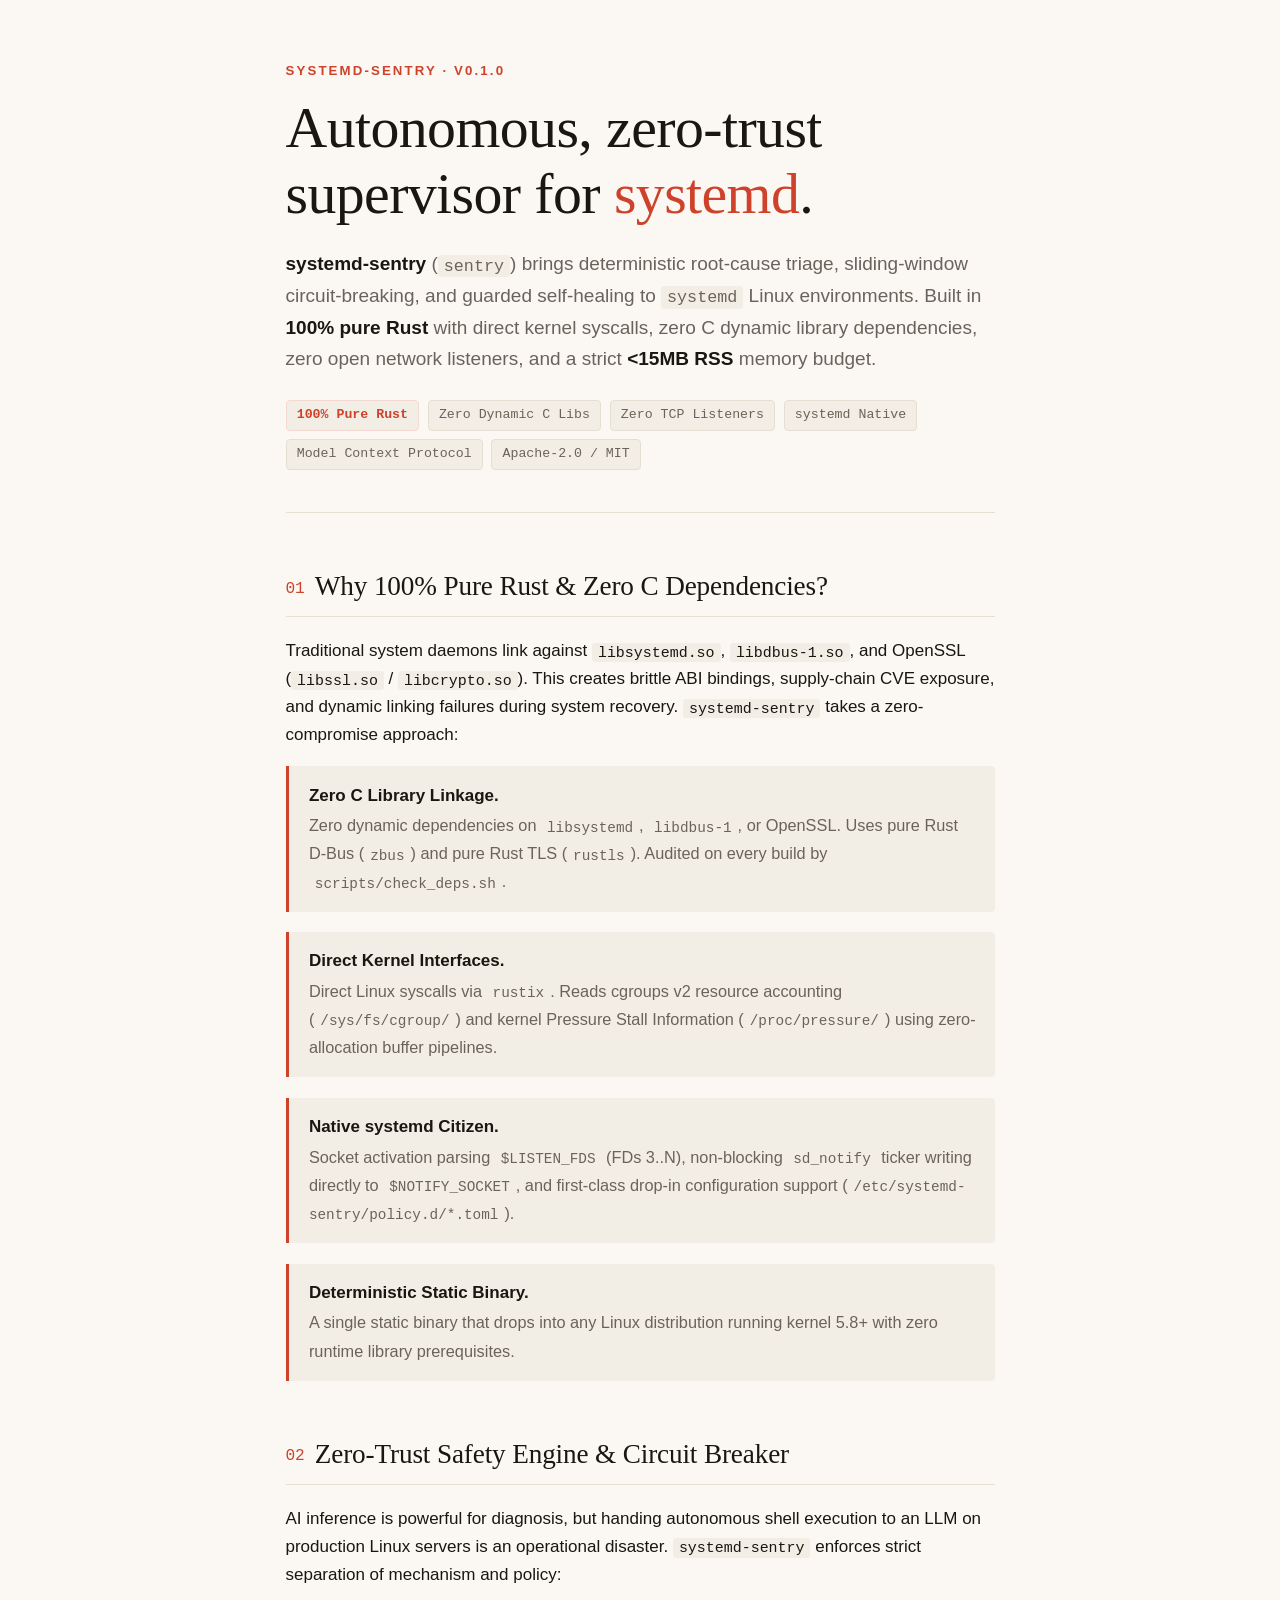
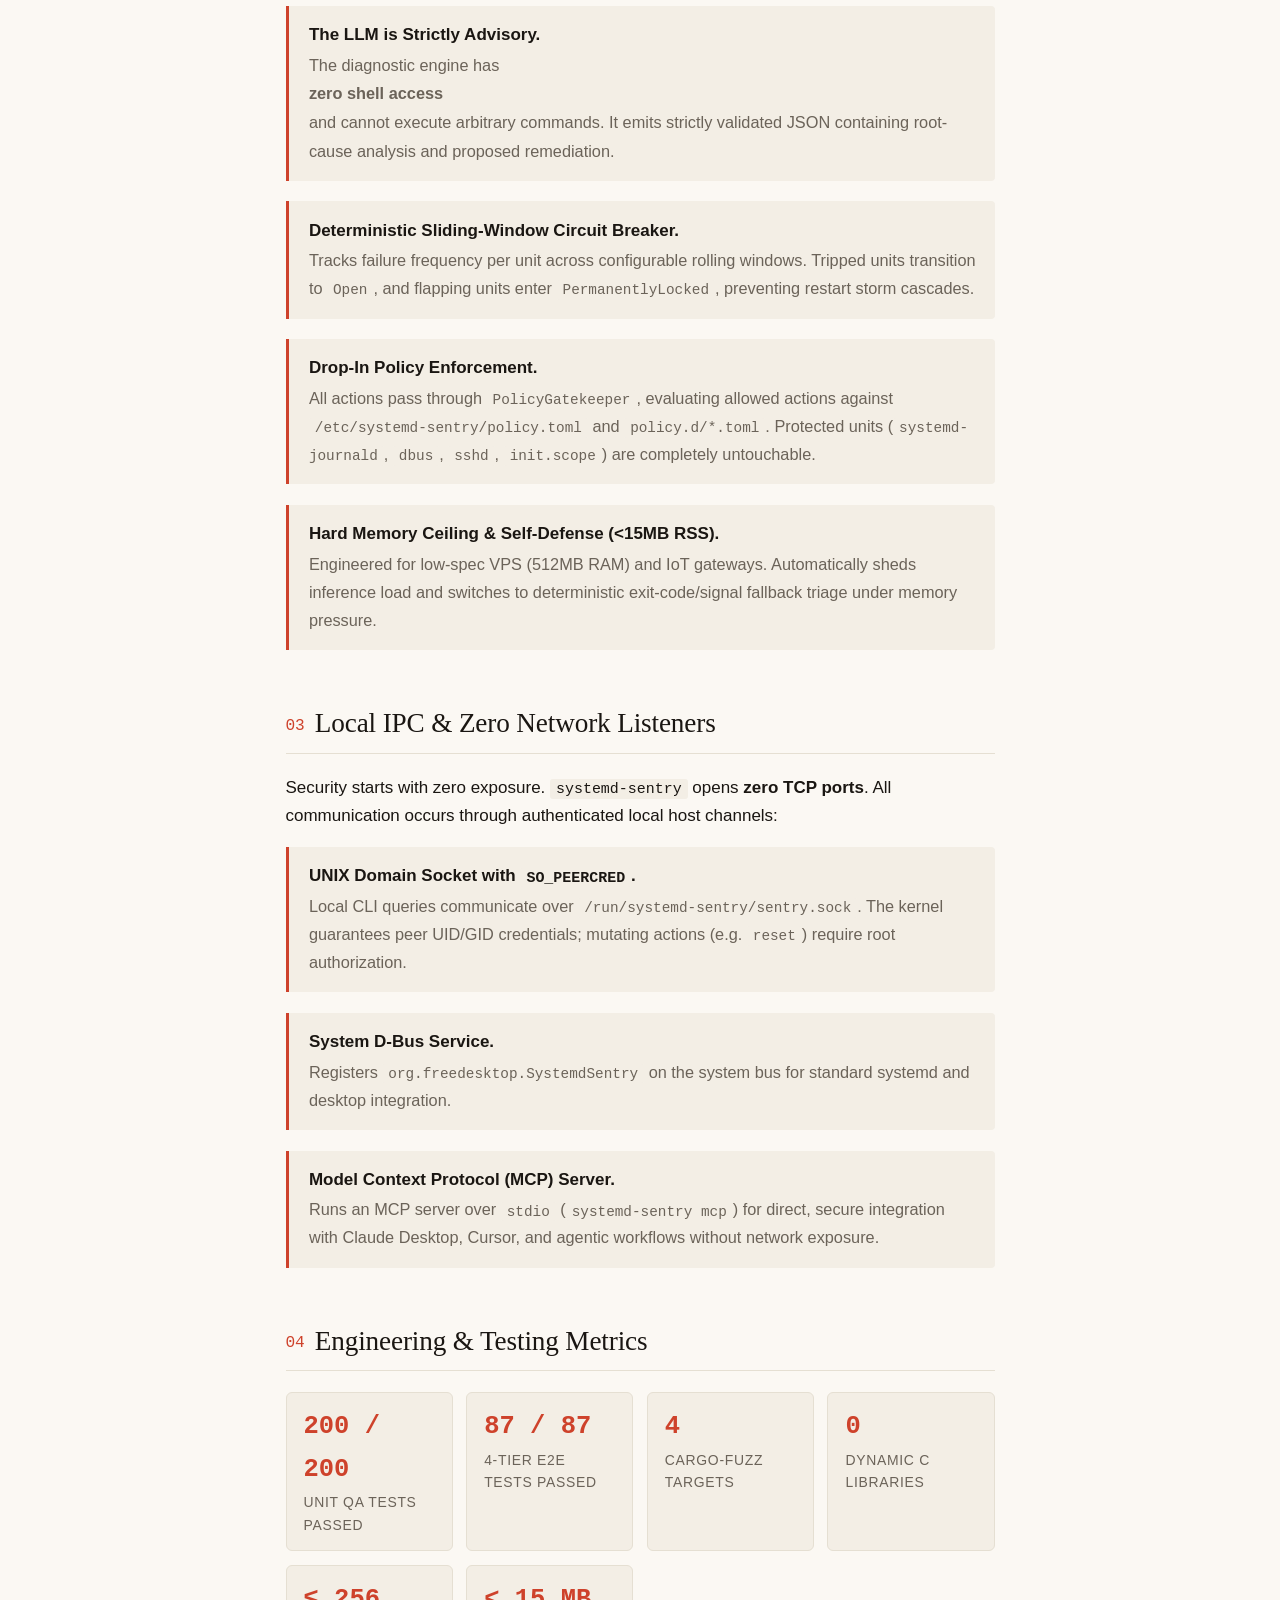
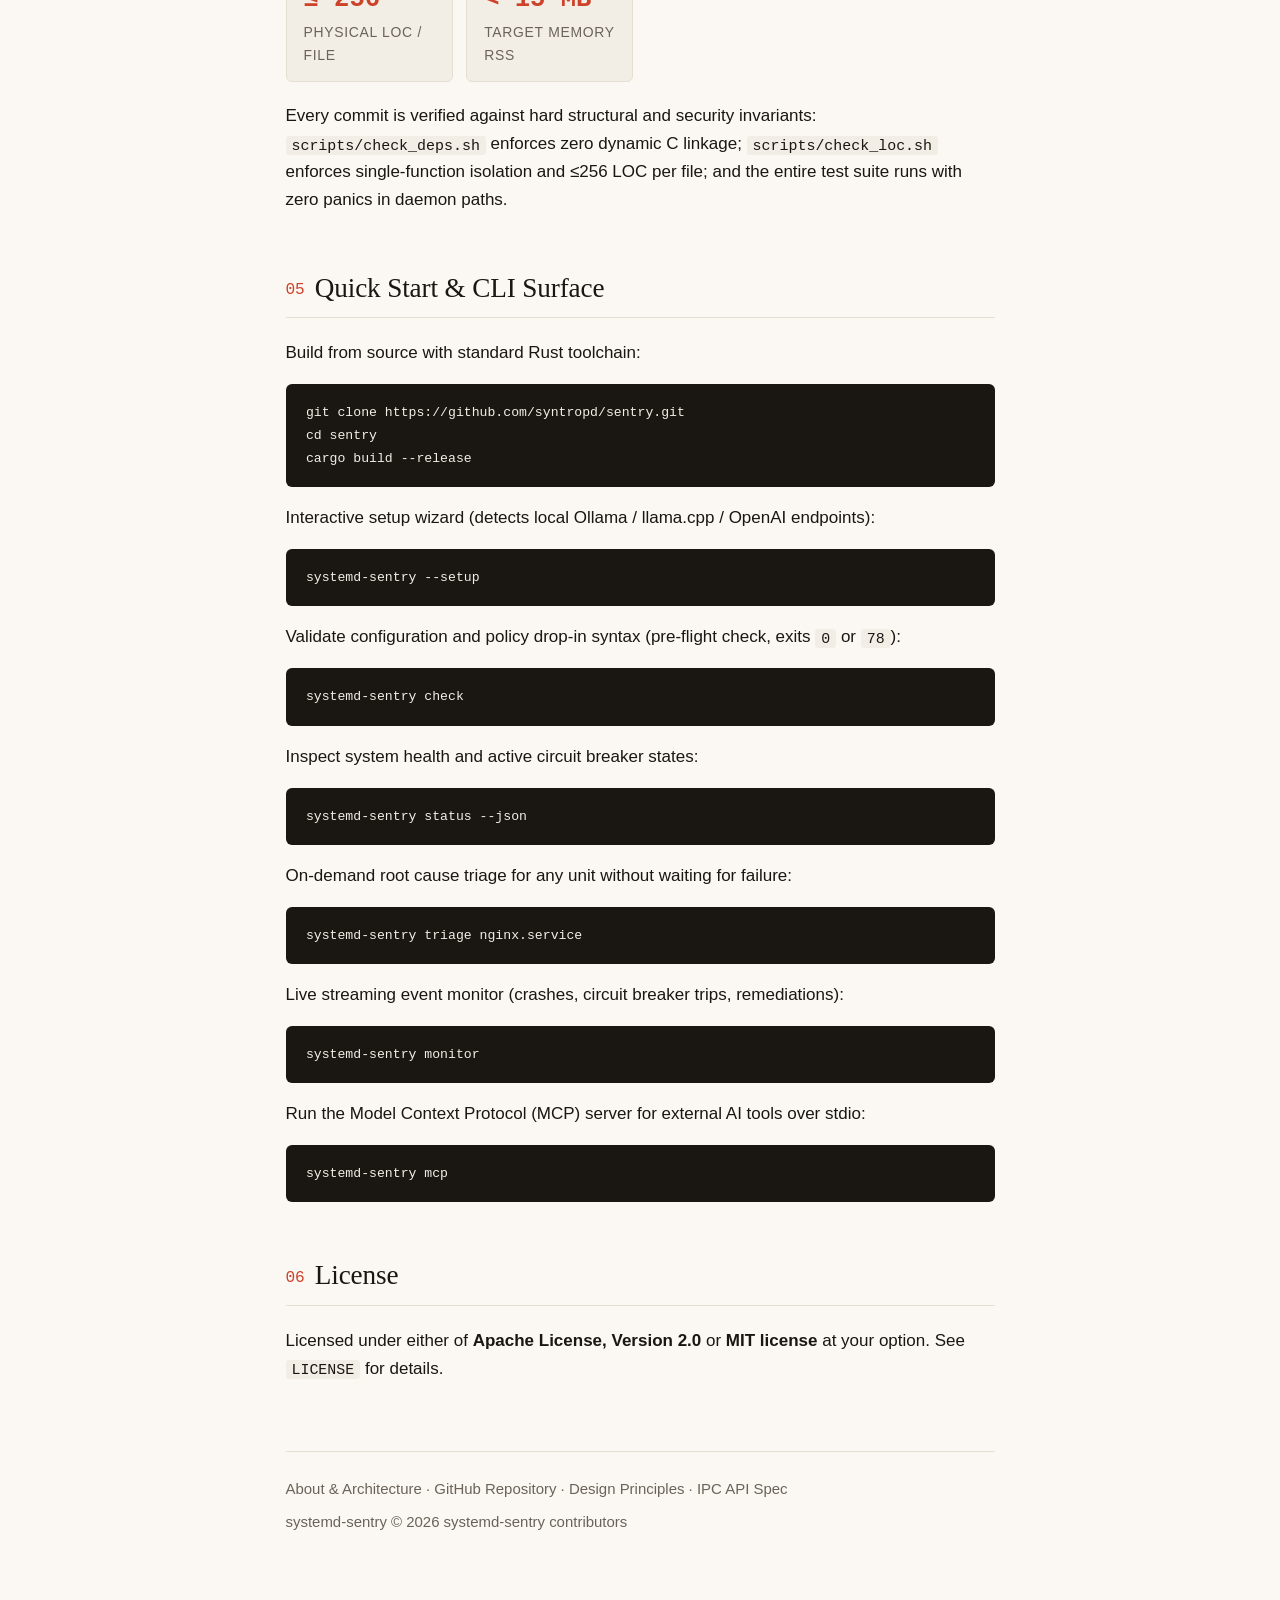
<file: site/index.html>
<!DOCTYPE html>
<html lang="en">
<head>
  <meta charset="UTF-8">
  <meta name="viewport" content="width=device-width, initial-scale=1">
  <title>systemd-sentry — autonomous zero-trust supervisor for systemd</title>
  <meta name="description" content="Autonomous, zero-trust system supervisor written in 100% pure Rust for systemd-managed Linux environments. Deterministic circuit-breaking, root-cause triage, and guarded self-healing.">
  <link rel="stylesheet" href="style.css">
  <link rel="icon" type="image/svg+xml" href="favicon.svg">
</head>
<body>
  <div class="wrap">

    <header class="hero">
      <p class="eyebrow">systemd-sentry · v0.1.0</p>
      <h1>Autonomous, zero-trust supervisor for <span class="accent">systemd</span>.</h1>
      <p class="lede">
        <strong>systemd-sentry</strong> (<code>sentry</code>) brings deterministic root-cause
        triage, sliding-window circuit-breaking, and guarded self-healing to <code>systemd</code>
        Linux environments. Built in <strong>100% pure Rust</strong> with direct kernel syscalls,
        zero C dynamic library dependencies, zero open network listeners, and a strict
        <strong>&lt;15MB RSS</strong> memory budget.
      </p>
      <div class="badge-bar">
        <span class="highlight">100% Pure Rust</span>
        <span>Zero Dynamic C Libs</span>
        <span>Zero TCP Listeners</span>
        <span>systemd Native</span>
        <span>Model Context Protocol</span>
        <span>Apache-2.0 / MIT</span>
      </div>
    </header>

    <section>
      <h2><span class="num">01</span>Why 100% Pure Rust & Zero C Dependencies?</h2>
      <p>
        Traditional system daemons link against <code>libsystemd.so</code>, <code>libdbus-1.so</code>,
        and OpenSSL (<code>libssl.so</code> / <code>libcrypto.so</code>). This creates brittle ABI bindings,
        supply-chain CVE exposure, and dynamic linking failures during system recovery.
        <code>systemd-sentry</code> takes a zero-compromise approach:
      </p>
      <ul class="benefits">
        <li>
          <strong>Zero C Library Linkage.</strong>
          <span>Zero dynamic dependencies on <code>libsystemd</code>, <code>libdbus-1</code>,
          or OpenSSL. Uses pure Rust D-Bus (<code>zbus</code>) and pure Rust TLS
          (<code>rustls</code>). Audited on every build by <code>scripts/check_deps.sh</code>.</span>
        </li>
        <li>
          <strong>Direct Kernel Interfaces.</strong>
          <span>Direct Linux syscalls via <code>rustix</code>. Reads cgroups v2 resource accounting
          (<code>/sys/fs/cgroup/</code>) and kernel Pressure Stall Information (<code>/proc/pressure/</code>)
          using zero-allocation buffer pipelines.</span>
        </li>
        <li>
          <strong>Native systemd Citizen.</strong>
          <span>Socket activation parsing <code>$LISTEN_FDS</code> (FDs 3..N), non-blocking
          <code>sd_notify</code> ticker writing directly to <code>$NOTIFY_SOCKET</code>, and
          first-class drop-in configuration support (<code>/etc/systemd-sentry/policy.d/*.toml</code>).</span>
        </li>
        <li>
          <strong>Deterministic Static Binary.</strong>
          <span>A single static binary that drops into any Linux distribution running kernel 5.8+
          with zero runtime library prerequisites.</span>
        </li>
      </ul>
    </section>

    <section>
      <h2><span class="num">02</span>Zero-Trust Safety Engine & Circuit Breaker</h2>
      <p>
        AI inference is powerful for diagnosis, but handing autonomous shell execution to an LLM
        on production Linux servers is an operational disaster. <code>systemd-sentry</code> enforces
        strict separation of mechanism and policy:
      </p>
      <ul class="benefits">
        <li>
          <strong>The LLM is Strictly Advisory.</strong>
          <span>The diagnostic engine has <strong>zero shell access</strong> and cannot execute arbitrary
          commands. It emits strictly validated JSON containing root-cause analysis and proposed remediation.</span>
        </li>
        <li>
          <strong>Deterministic Sliding-Window Circuit Breaker.</strong>
          <span>Tracks failure frequency per unit across configurable rolling windows. Tripped units
          transition to <code>Open</code>, and flapping units enter <code>PermanentlyLocked</code>,
          preventing restart storm cascades.</span>
        </li>
        <li>
          <strong>Drop-In Policy Enforcement.</strong>
          <span>All actions pass through <code>PolicyGatekeeper</code>, evaluating allowed actions against
          <code>/etc/systemd-sentry/policy.toml</code> and <code>policy.d/*.toml</code>. Protected units
          (<code>systemd-journald</code>, <code>dbus</code>, <code>sshd</code>, <code>init.scope</code>)
          are completely untouchable.</span>
        </li>
        <li>
          <strong>Hard Memory Ceiling &amp; Self-Defense (&lt;15MB RSS).</strong>
          <span>Engineered for low-spec VPS (512MB RAM) and IoT gateways. Automatically sheds inference
          load and switches to deterministic exit-code/signal fallback triage under memory pressure.</span>
        </li>
      </ul>
    </section>

    <section>
      <h2><span class="num">03</span>Local IPC &amp; Zero Network Listeners</h2>
      <p>
        Security starts with zero exposure. <code>systemd-sentry</code> opens <strong>zero TCP ports</strong>.
        All communication occurs through authenticated local host channels:
      </p>
      <ul class="benefits">
        <li>
          <strong>UNIX Domain Socket with <code>SO_PEERCRED</code>.</strong>
          <span>Local CLI queries communicate over <code>/run/systemd-sentry/sentry.sock</code>.
          The kernel guarantees peer UID/GID credentials; mutating actions (e.g. <code>reset</code>)
          require root authorization.</span>
        </li>
        <li>
          <strong>System D-Bus Service.</strong>
          <span>Registers <code>org.freedesktop.SystemdSentry</code> on the system bus for standard
          systemd and desktop integration.</span>
        </li>
        <li>
          <strong>Model Context Protocol (MCP) Server.</strong>
          <span>Runs an MCP server over <code>stdio</code> (<code>systemd-sentry mcp</code>) for direct,
          secure integration with Claude Desktop, Cursor, and agentic workflows without network exposure.</span>
        </li>
      </ul>
    </section>

    <section>
      <h2><span class="num">04</span>Engineering &amp; Testing Metrics</h2>
      <div class="metrics-grid">
        <div class="metric-card">
          <div class="val">200 / 200</div>
          <div class="lbl">Unit QA Tests Passed</div>
        </div>
        <div class="metric-card">
          <div class="val">87 / 87</div>
          <div class="lbl">4-Tier E2E Tests Passed</div>
        </div>
        <div class="metric-card">
          <div class="val">4</div>
          <div class="lbl">cargo-fuzz Targets</div>
        </div>
        <div class="metric-card">
          <div class="val">0</div>
          <div class="lbl">Dynamic C Libraries</div>
        </div>
        <div class="metric-card">
          <div class="val">&le; 256</div>
          <div class="lbl">Physical LOC / File</div>
        </div>
        <div class="metric-card">
          <div class="val">&lt; 15 MB</div>
          <div class="lbl">Target Memory RSS</div>
        </div>
      </div>
      <p>
        Every commit is verified against hard structural and security invariants:
        <code>scripts/check_deps.sh</code> enforces zero dynamic C linkage;
        <code>scripts/check_loc.sh</code> enforces single-function isolation and &le;256 LOC per file;
        and the entire test suite runs with zero panics in daemon paths.
      </p>
    </section>

    <section>
      <h2><span class="num">05</span>Quick Start &amp; CLI Surface</h2>
      <p>Build from source with standard Rust toolchain:</p>
<pre><code>git clone https://github.com/syntropd/sentry.git
cd sentry
cargo build --release</code></pre>

      <p>Interactive setup wizard (detects local Ollama / llama.cpp / OpenAI endpoints):</p>
<pre><code>systemd-sentry --setup</code></pre>

      <p>Validate configuration and policy drop-in syntax (pre-flight check, exits <code>0</code> or <code>78</code>):</p>
<pre><code>systemd-sentry check</code></pre>

      <p>Inspect system health and active circuit breaker states:</p>
<pre><code>systemd-sentry status --json</code></pre>

      <p>On-demand root cause triage for any unit without waiting for failure:</p>
<pre><code>systemd-sentry triage nginx.service</code></pre>

      <p>Live streaming event monitor (crashes, circuit breaker trips, remediations):</p>
<pre><code>systemd-sentry monitor</code></pre>

      <p>Run the Model Context Protocol (MCP) server for external AI tools over stdio:</p>
<pre><code>systemd-sentry mcp</code></pre>
    </section>

    <section>
      <h2><span class="num">06</span>License</h2>
      <p>
        Licensed under either of <strong>Apache License, Version 2.0</strong> or
        <strong>MIT license</strong> at your option. See <code>LICENSE</code> for details.
      </p>
    </section>

    <footer class="site">
      <div>
        <a href="about.html">About &amp; Architecture</a> &middot;
        <a href="https://github.com/syntropd/sentry">GitHub Repository</a> &middot;
        <a href="https://github.com/syntropd/sentry/blob/main/docs/design_principles.md">Design Principles</a> &middot;
        <a href="https://github.com/syntropd/sentry/blob/main/docs/ipc_api.md">IPC API Spec</a>
      </div>
      <div>systemd-sentry &copy; 2026 systemd-sentry contributors</div>
    </footer>

  </div>
</body>
</html>
</file>
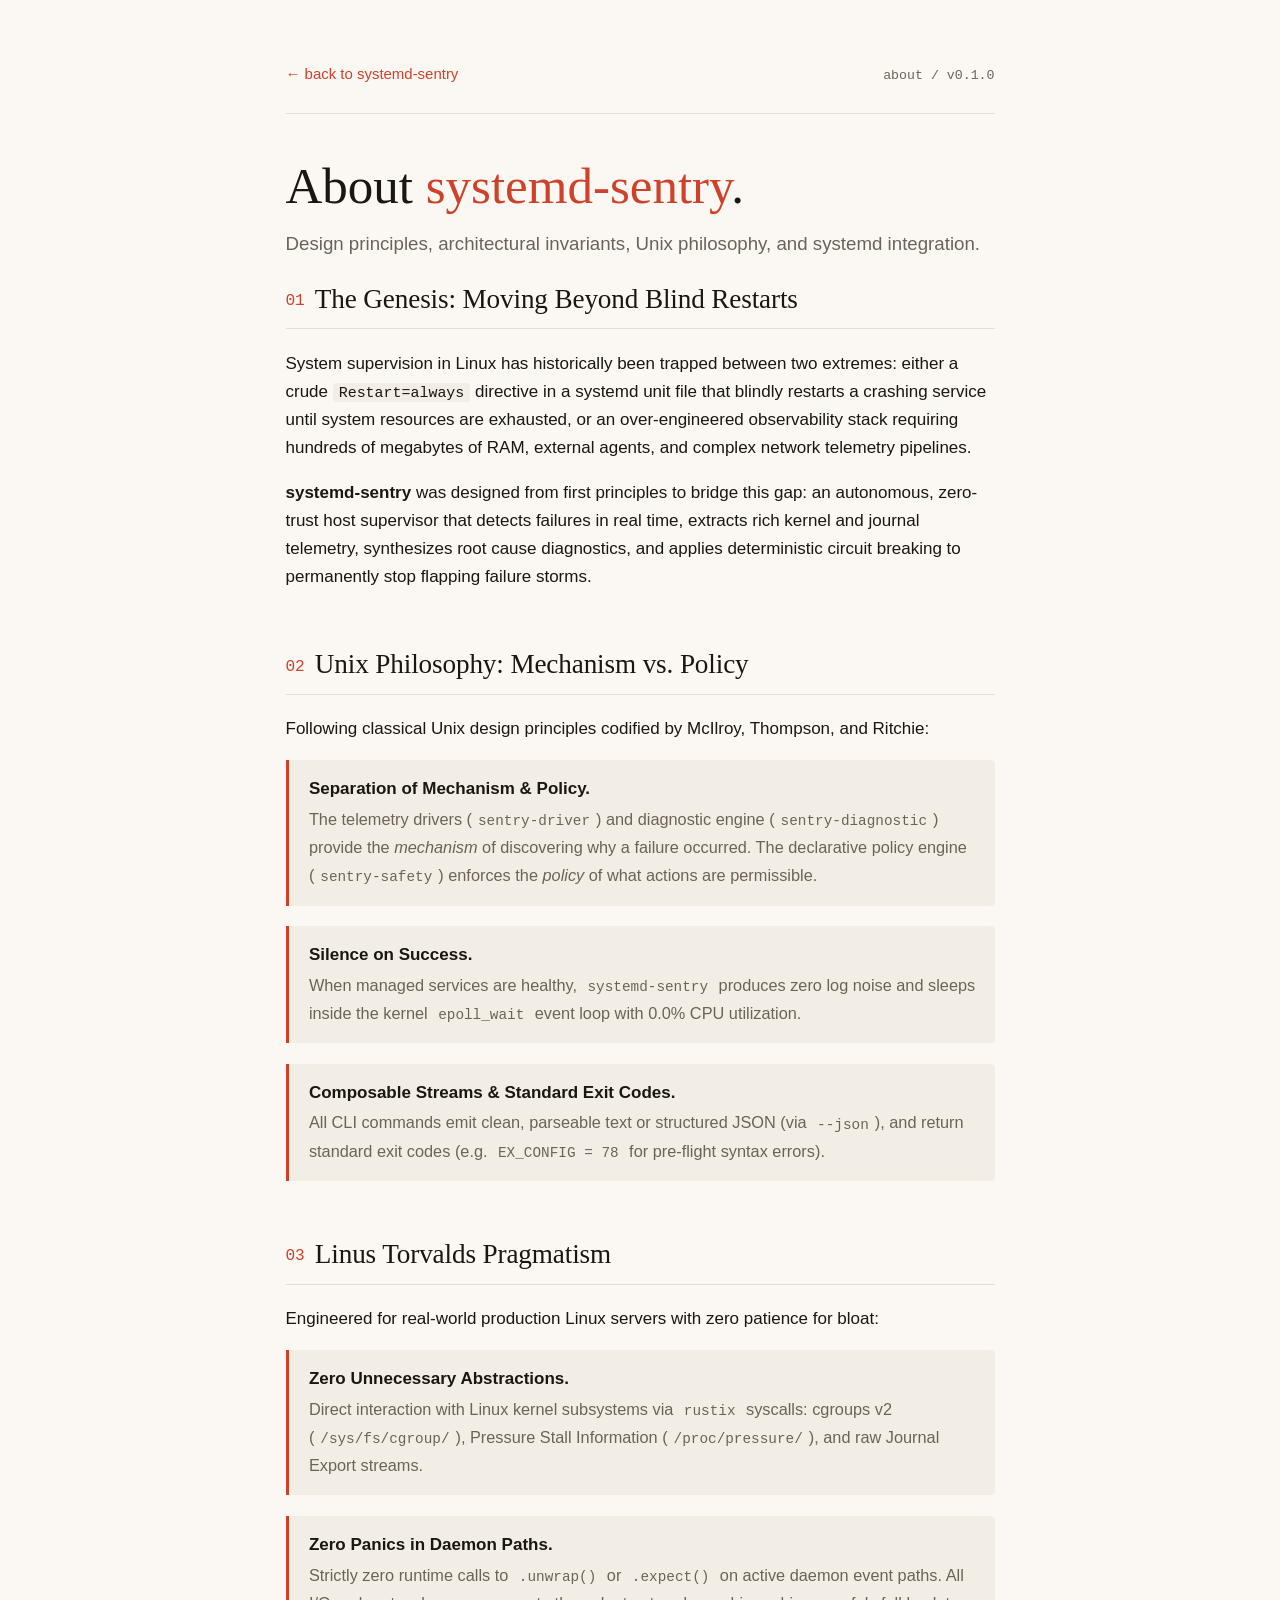
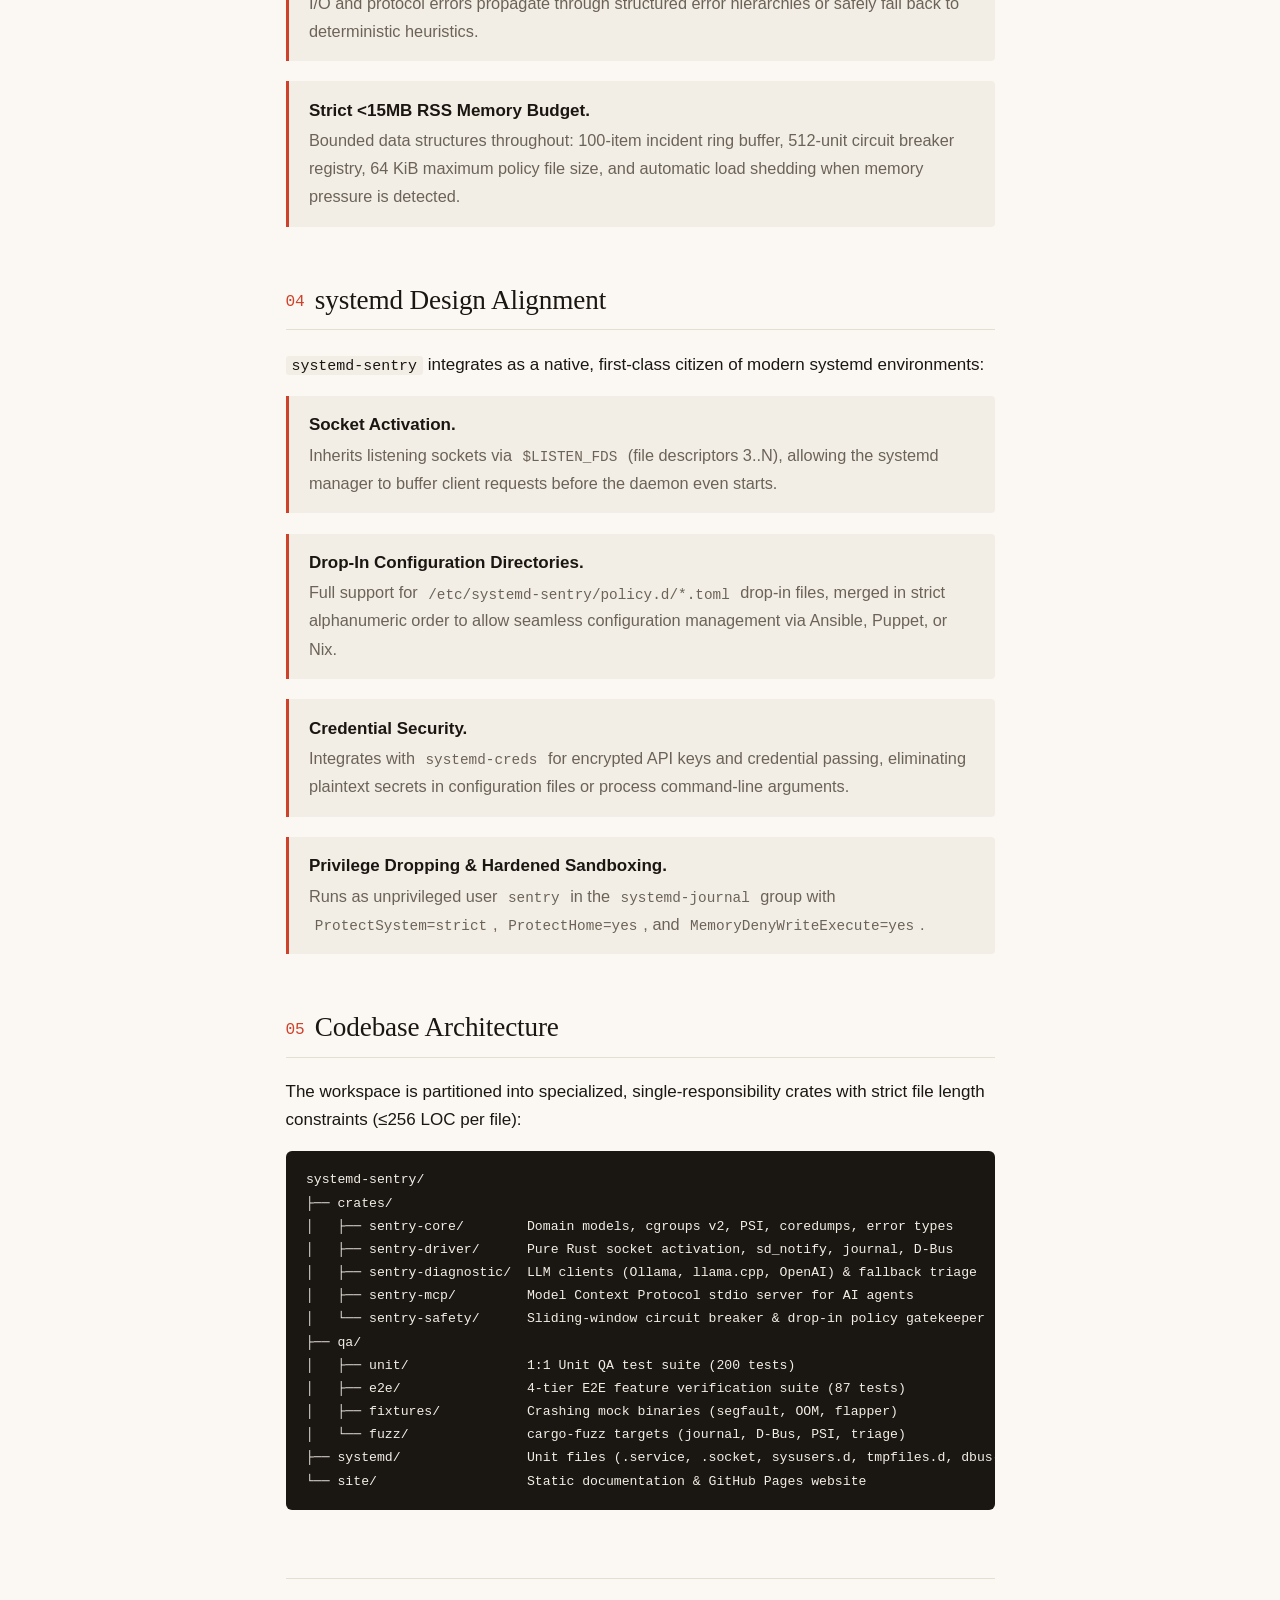
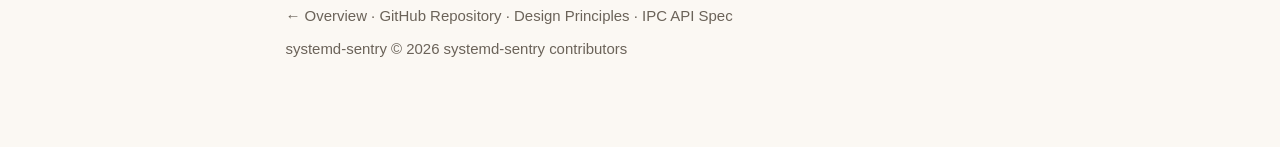
<file: site/about.html>
<!DOCTYPE html>
<html lang="en">
<head>
  <meta charset="UTF-8">
  <meta name="viewport" content="width=device-width, initial-scale=1">
  <title>About — systemd-sentry</title>
  <meta name="description" content="Design philosophy, architecture, Unix principles, and engineering invariants of systemd-sentry.">
  <link rel="stylesheet" href="style.css">
  <link rel="icon" type="image/svg+xml" href="favicon.svg">
</head>
<body>
  <div class="wrap">

    <header class="page-head">
      <div class="back">
        <a href="index.html">&larr; back to systemd-sentry</a>
      </div>
      <div class="tag">about / v0.1.0</div>
    </header>

    <h1>About <span class="accent">systemd-sentry</span>.</h1>
    <p class="lede" style="font-size: 1.1rem; color: var(--fg-muted);">
      Design principles, architectural invariants, Unix philosophy, and systemd integration.
    </p>

    <section>
      <h2><span class="num">01</span>The Genesis: Moving Beyond Blind Restarts</h2>
      <p>
        System supervision in Linux has historically been trapped between two extremes:
        either a crude <code>Restart=always</code> directive in a systemd unit file that
        blindly restarts a crashing service until system resources are exhausted, or an
        over-engineered observability stack requiring hundreds of megabytes of RAM, external
        agents, and complex network telemetry pipelines.
      </p>
      <p>
        <strong>systemd-sentry</strong> was designed from first principles to bridge this gap:
        an autonomous, zero-trust host supervisor that detects failures in real time, extracts
        rich kernel and journal telemetry, synthesizes root cause diagnostics, and applies
        deterministic circuit breaking to permanently stop flapping failure storms.
      </p>
    </section>

    <section>
      <h2><span class="num">02</span>Unix Philosophy: Mechanism vs. Policy</h2>
      <p>
        Following classical Unix design principles codified by McIlroy, Thompson, and Ritchie:
      </p>
      <ul class="benefits">
        <li>
          <strong>Separation of Mechanism &amp; Policy.</strong>
          <span>The telemetry drivers (<code>sentry-driver</code>) and diagnostic engine (<code>sentry-diagnostic</code>)
          provide the <em>mechanism</em> of discovering why a failure occurred. The declarative policy engine
          (<code>sentry-safety</code>) enforces the <em>policy</em> of what actions are permissible.</span>
        </li>
        <li>
          <strong>Silence on Success.</strong>
          <span>When managed services are healthy, <code>systemd-sentry</code> produces zero log noise
          and sleeps inside the kernel <code>epoll_wait</code> event loop with 0.0% CPU utilization.</span>
        </li>
        <li>
          <strong>Composable Streams &amp; Standard Exit Codes.</strong>
          <span>All CLI commands emit clean, parseable text or structured JSON (via <code>--json</code>),
          and return standard exit codes (e.g. <code>EX_CONFIG = 78</code> for pre-flight syntax errors).</span>
        </li>
      </ul>
    </section>

    <section>
      <h2><span class="num">03</span>Linus Torvalds Pragmatism</h2>
      <p>
        Engineered for real-world production Linux servers with zero patience for bloat:
      </p>
      <ul class="benefits">
        <li>
          <strong>Zero Unnecessary Abstractions.</strong>
          <span>Direct interaction with Linux kernel subsystems via <code>rustix</code> syscalls:
          cgroups v2 (<code>/sys/fs/cgroup/</code>), Pressure Stall Information (<code>/proc/pressure/</code>),
          and raw Journal Export streams.</span>
        </li>
        <li>
          <strong>Zero Panics in Daemon Paths.</strong>
          <span>Strictly zero runtime calls to <code>.unwrap()</code> or <code>.expect()</code> on active daemon
          event paths. All I/O and protocol errors propagate through structured error hierarchies or safely
          fall back to deterministic heuristics.</span>
        </li>
        <li>
          <strong>Strict &lt;15MB RSS Memory Budget.</strong>
          <span>Bounded data structures throughout: 100-item incident ring buffer, 512-unit circuit breaker registry,
          64 KiB maximum policy file size, and automatic load shedding when memory pressure is detected.</span>
        </li>
      </ul>
    </section>

    <section>
      <h2><span class="num">04</span>systemd Design Alignment</h2>
      <p>
        <code>systemd-sentry</code> integrates as a native, first-class citizen of modern systemd environments:
      </p>
      <ul class="benefits">
        <li>
          <strong>Socket Activation.</strong>
          <span>Inherits listening sockets via <code>$LISTEN_FDS</code> (file descriptors 3..N), allowing the
          systemd manager to buffer client requests before the daemon even starts.</span>
        </li>
        <li>
          <strong>Drop-In Configuration Directories.</strong>
          <span>Full support for <code>/etc/systemd-sentry/policy.d/*.toml</code> drop-in files, merged in
          strict alphanumeric order to allow seamless configuration management via Ansible, Puppet, or Nix.</span>
        </li>
        <li>
          <strong>Credential Security.</strong>
          <span>Integrates with <code>systemd-creds</code> for encrypted API keys and credential passing,
          eliminating plaintext secrets in configuration files or process command-line arguments.</span>
        </li>
        <li>
          <strong>Privilege Dropping &amp; Hardened Sandboxing.</strong>
          <span>Runs as unprivileged user <code>sentry</code> in the <code>systemd-journal</code> group with
          <code>ProtectSystem=strict</code>, <code>ProtectHome=yes</code>, and <code>MemoryDenyWriteExecute=yes</code>.</span>
        </li>
      </ul>
    </section>

    <section>
      <h2><span class="num">05</span>Codebase Architecture</h2>
      <p>
        The workspace is partitioned into specialized, single-responsibility crates with strict
        file length constraints (&le;256 LOC per file):
      </p>
<pre><code>systemd-sentry/
├── crates/
│   ├── sentry-core/        Domain models, cgroups v2, PSI, coredumps, error types
│   ├── sentry-driver/      Pure Rust socket activation, sd_notify, journal, D-Bus
│   ├── sentry-diagnostic/  LLM clients (Ollama, llama.cpp, OpenAI) &amp; fallback triage
│   ├── sentry-mcp/         Model Context Protocol stdio server for AI agents
│   └── sentry-safety/      Sliding-window circuit breaker &amp; drop-in policy gatekeeper
├── qa/
│   ├── unit/               1:1 Unit QA test suite (200 tests)
│   ├── e2e/                4-tier E2E feature verification suite (87 tests)
│   ├── fixtures/           Crashing mock binaries (segfault, OOM, flapper)
│   └── fuzz/               cargo-fuzz targets (journal, D-Bus, PSI, triage)
├── systemd/                Unit files (.service, .socket, sysusers.d, tmpfiles.d, dbus-1)
└── site/                   Static documentation &amp; GitHub Pages website</code></pre>
    </section>

    <footer class="site">
      <div>
        <a href="index.html">&larr; Overview</a> &middot;
        <a href="https://github.com/syntropd/sentry">GitHub Repository</a> &middot;
        <a href="https://github.com/syntropd/sentry/blob/main/docs/design_principles.md">Design Principles</a> &middot;
        <a href="https://github.com/syntropd/sentry/blob/main/docs/ipc_api.md">IPC API Spec</a>
      </div>
      <div>systemd-sentry &copy; 2026 systemd-sentry contributors</div>
    </footer>

  </div>
</body>
</html>
</file>
<file: site/style.css>
/* systemd-sentry site stylesheet
 * Inspired by glances-rs aesthetic: cream background, crimson accent, refined typography
 */

:root {
  --bg: #fbf8f3;
  --bg-soft: #f3eee5;
  --fg: #1a1612;
  --fg-muted: #6b6359;
  --border: #e5dfd2;
  --accent: #ce422b;
  --accent-soft: #f4d9d3;
  --code-bg: #1a1612;
  --code-fg: #f3eee5;
  --link: var(--accent);
  --max-width: 760px;
  --font-serif: Georgia, "Iowan Old Style", "Palatino Linotype", Palatino, "Times New Roman", serif;
  --font-sans: -apple-system, BlinkMacSystemFont, "Segoe UI", Roboto, "Helvetica Neue", Arial, sans-serif;
  --font-mono: ui-monospace, SFMono-Regular, "SF Mono", Menlo, Consolas, "Liberation Mono", monospace;
}

*, *::before, *::after { box-sizing: border-box; }

html { font-size: 17px; }

body {
  margin: 0;
  background: var(--bg);
  color: var(--fg);
  font-family: var(--font-sans);
  line-height: 1.65;
  -webkit-font-smoothing: antialiased;
  -moz-osx-font-smoothing: grayscale;
}

.wrap {
  max-width: var(--max-width);
  margin: 0 auto;
  padding: 3.5rem 1.5rem 5rem;
}

/* ---------- Hero ---------- */
.hero {
  border-bottom: 1px solid var(--border);
  padding-bottom: 2.5rem;
  margin-bottom: 3rem;
}
.hero .eyebrow {
  font-family: var(--font-sans);
  font-size: 0.78rem;
  letter-spacing: 0.16em;
  text-transform: uppercase;
  color: var(--accent);
  margin: 0 0 0.8rem;
  font-weight: 600;
}
.hero h1 {
  font-family: var(--font-serif);
  font-weight: 400;
  font-size: clamp(2.3rem, 5.8vw, 3.4rem);
  line-height: 1.15;
  margin: 0 0 1.2rem;
  letter-spacing: -0.01em;
  color: var(--fg);
}
.hero h1 .accent { color: var(--accent); }
.hero .lede {
  font-size: 1.12rem;
  color: var(--fg-muted);
  max-width: 40em;
  margin: 0;
}
.hero .lede strong { color: var(--fg); font-weight: 600; }

/* ---------- Badges Bar ---------- */
.badge-bar {
  display: flex;
  flex-wrap: wrap;
  gap: 0.5rem;
  margin: 1.5rem 0 0;
}
.badge-bar span {
  font-family: var(--font-mono);
  font-size: 0.78rem;
  padding: 0.2rem 0.6rem;
  background: var(--bg-soft);
  border: 1px solid var(--border);
  border-radius: 4px;
  color: var(--fg-muted);
}
.badge-bar span.highlight {
  border-color: var(--accent-soft);
  color: var(--accent);
  font-weight: 600;
}

/* ---------- Sections ---------- */
section { margin-bottom: 3rem; }
section h2 {
  font-family: var(--font-serif);
  font-weight: 400;
  font-size: 1.6rem;
  letter-spacing: -0.005em;
  margin: 0 0 1.2rem;
  padding-bottom: 0.4rem;
  border-bottom: 1px solid var(--border);
}
section h2 .num {
  color: var(--accent);
  font-family: var(--font-mono);
  font-size: 0.95rem;
  margin-right: 0.6rem;
  vertical-align: 0.15em;
}

p { margin: 0 0 1rem; }
p:last-child { margin-bottom: 0; }

a {
  color: var(--link);
  text-decoration: none;
  border-bottom: 1px solid transparent;
  transition: border-color 0.15s ease;
}
a:hover { border-bottom-color: var(--accent); }

/* ---------- Benefits / Feature Grid ---------- */
.benefits {
  list-style: none;
  padding: 0;
  margin: 0;
  display: grid;
  grid-template-columns: 1fr;
  gap: 0.8rem;
}
.benefits li {
  padding: 0.9rem 1rem 0.9rem 1.2rem;
  background: var(--bg-soft);
  border-left: 3px solid var(--accent);
  border-radius: 0 4px 4px 0;
}
.benefits li strong {
  display: block;
  font-weight: 600;
  margin-bottom: 0.15rem;
}
.benefits li span {
  color: var(--fg-muted);
  font-size: 0.96rem;
}

/* ---------- Code blocks ---------- */
pre {
  background: var(--code-bg);
  color: var(--code-fg);
  padding: 1rem 1.2rem;
  border-radius: 6px;
  overflow-x: auto;
  font-family: var(--font-mono);
  font-size: 0.88rem;
  line-height: 1.55;
  margin: 0 0 1rem;
}
pre code { background: transparent; padding: 0; color: inherit; }
code {
  font-family: var(--font-mono);
  font-size: 0.88em;
  background: var(--bg-soft);
  padding: 0.1rem 0.35rem;
  border-radius: 3px;
}

/* ---------- Status & Metric Cards ---------- */
.metrics-grid {
  display: grid;
  grid-template-columns: repeat(auto-fit, minmax(160px, 1fr));
  gap: 0.8rem;
  margin: 1.2rem 0;
}
.metric-card {
  background: var(--bg-soft);
  border: 1px solid var(--border);
  padding: 0.8rem 1rem;
  border-radius: 6px;
}
.metric-card .val {
  font-family: var(--font-mono);
  font-size: 1.5rem;
  font-weight: 700;
  color: var(--accent);
}
.metric-card .lbl {
  font-size: 0.82rem;
  color: var(--fg-muted);
  text-transform: uppercase;
  letter-spacing: 0.05em;
}

/* ---------- Header & Navigation (about) ---------- */
.page-head {
  border-bottom: 1px solid var(--border);
  padding-bottom: 1.5rem;
  margin-bottom: 2.5rem;
  display: flex;
  align-items: baseline;
  justify-content: space-between;
  gap: 1rem;
  flex-wrap: wrap;
}
.page-head .back a {
  color: var(--accent);
  border-bottom: none;
  font-size: 0.88rem;
}
.page-head .back a:hover { border-bottom: 1px solid var(--accent); }
.page-head .tag {
  font-family: var(--font-mono);
  font-size: 0.78rem;
  color: var(--fg-muted);
}

h1 {
  font-family: var(--font-serif);
  font-weight: 400;
  font-size: clamp(2.1rem, 5.5vw, 3rem);
  line-height: 1.15;
  margin: 0 0 0.8rem;
}
h1 .accent { color: var(--accent); }

h3 {
  font-family: var(--font-serif);
  font-weight: 400;
  font-size: 1.25rem;
  margin: 1.8rem 0 0.8rem;
}

ul { padding-left: 1.4rem; }
li { margin-bottom: 0.4rem; }
li:last-child { margin-bottom: 0; }

/* ---------- Footer ---------- */
footer.site {
  margin-top: 4rem;
  padding-top: 1.5rem;
  border-top: 1px solid var(--border);
  font-size: 0.88rem;
  color: var(--fg-muted);
  display: flex;
  flex-wrap: wrap;
  gap: 0.5rem 1.5rem;
  justify-content: space-between;
}
footer.site a { color: var(--fg-muted); }
footer.site a:hover { color: var(--accent); border-bottom-color: var(--accent); }

@media (max-width: 540px) {
  html { font-size: 16px; }
  .wrap { padding: 2.5rem 1.1rem 3.5rem; }
  .hero h1 { font-size: 2.1rem; }
}
</file>
